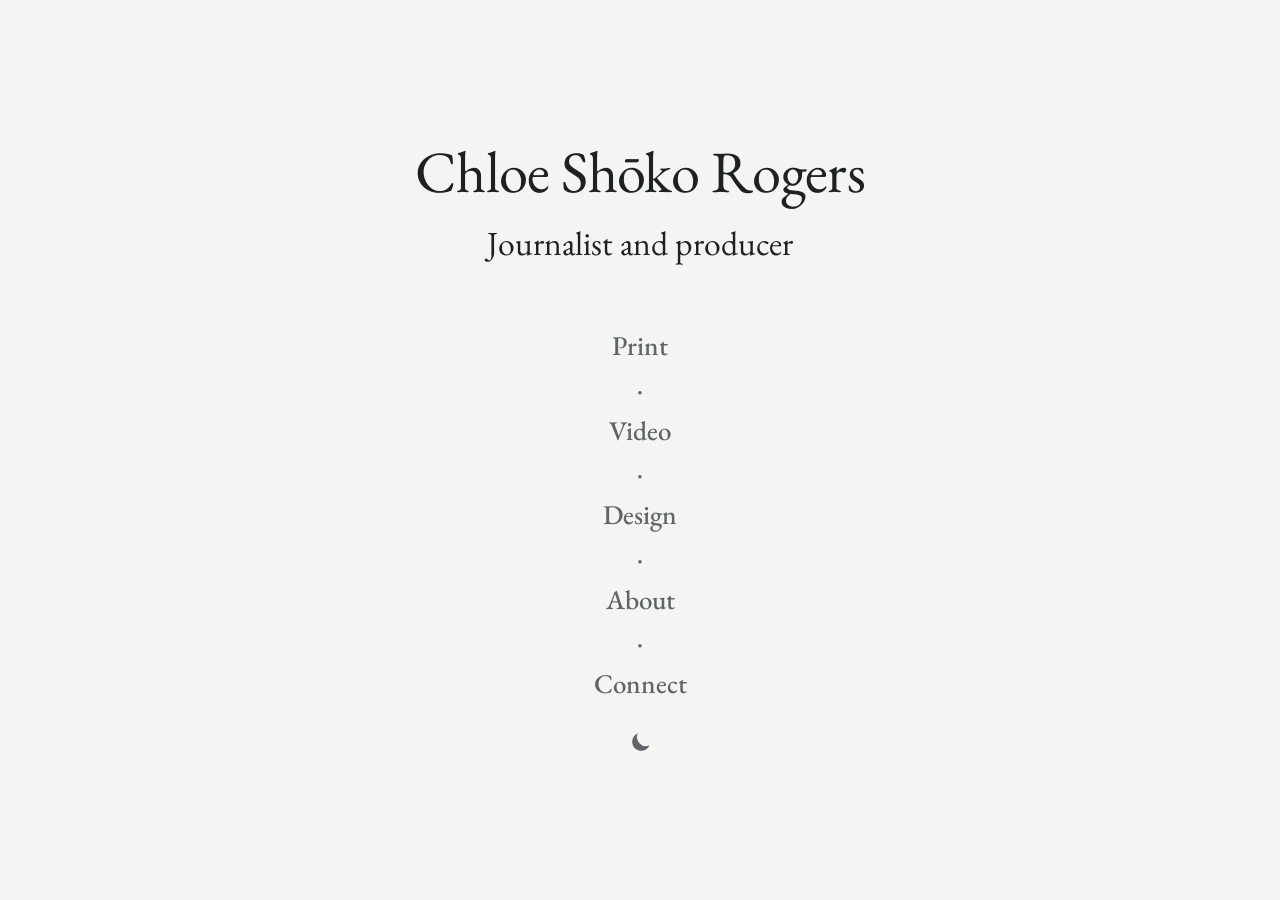
<file: index.html>
<!doctype html>
<html lang="en">
<head>
  <meta charset="utf-8">
  <meta name="viewport" content="width=device-width, initial-scale=1">
  <title>Chloe Shōko Rogers, journalist and producer</title>
  <meta name="description" content="Chloe Shōko Rogers is an NYC-based freelance journalist and producer.">
  <link rel="preconnect" href="https://fonts.googleapis.com">
  <link rel="preconnect" href="https://fonts.gstatic.com" crossorigin>
<link href="https://fonts.googleapis.com/css2?family=EB+Garamond:ital,wght@0,400;0,500;0,600;1,400;1,500&display=swap" rel="stylesheet">
<link rel="stylesheet" href="style.css">
<script src="theme.js"></script>
</head>
<body>
  <main class="home">
    <div>
      <h1>Chloe Shōko Rogers</h1>
      <p class="role">Journalist and producer</p>
    </div>

    <nav class="menu" aria-label="Main">
      <a href="/print">Print</a>
      <span class="dot" aria-hidden="true">·</span>
      <a href="/video">Video</a>
      <span class="dot" aria-hidden="true">·</span>
      <a href="/design">Design</a>
      <span class="dot" aria-hidden="true">·</span>
      <a href="/about">About</a>
      <span class="dot" aria-hidden="true">·</span>
      <a href="/connect">Connect</a>
      <button class="theme-toggle" type="button" aria-label="Switch to dark mode">
        <svg class="moon" viewBox="0 0 24 24" aria-hidden="true"><path d="M20 14.5A8 8 0 0 1 9.5 4a8 8 0 1 0 10.5 10.5z"/></svg>
        <svg class="sun" viewBox="0 0 24 24" aria-hidden="true"><circle cx="12" cy="12" r="4"/><path d="M12 2v2M12 20v2M2 12h2M20 12h2M4.9 4.9l1.4 1.4M17.7 17.7l1.4 1.4M4.9 19.1l1.4-1.4M17.7 6.3l1.4-1.4"/></svg>
      </button>
    </nav>
  </main>
</body>
</html>
</file>
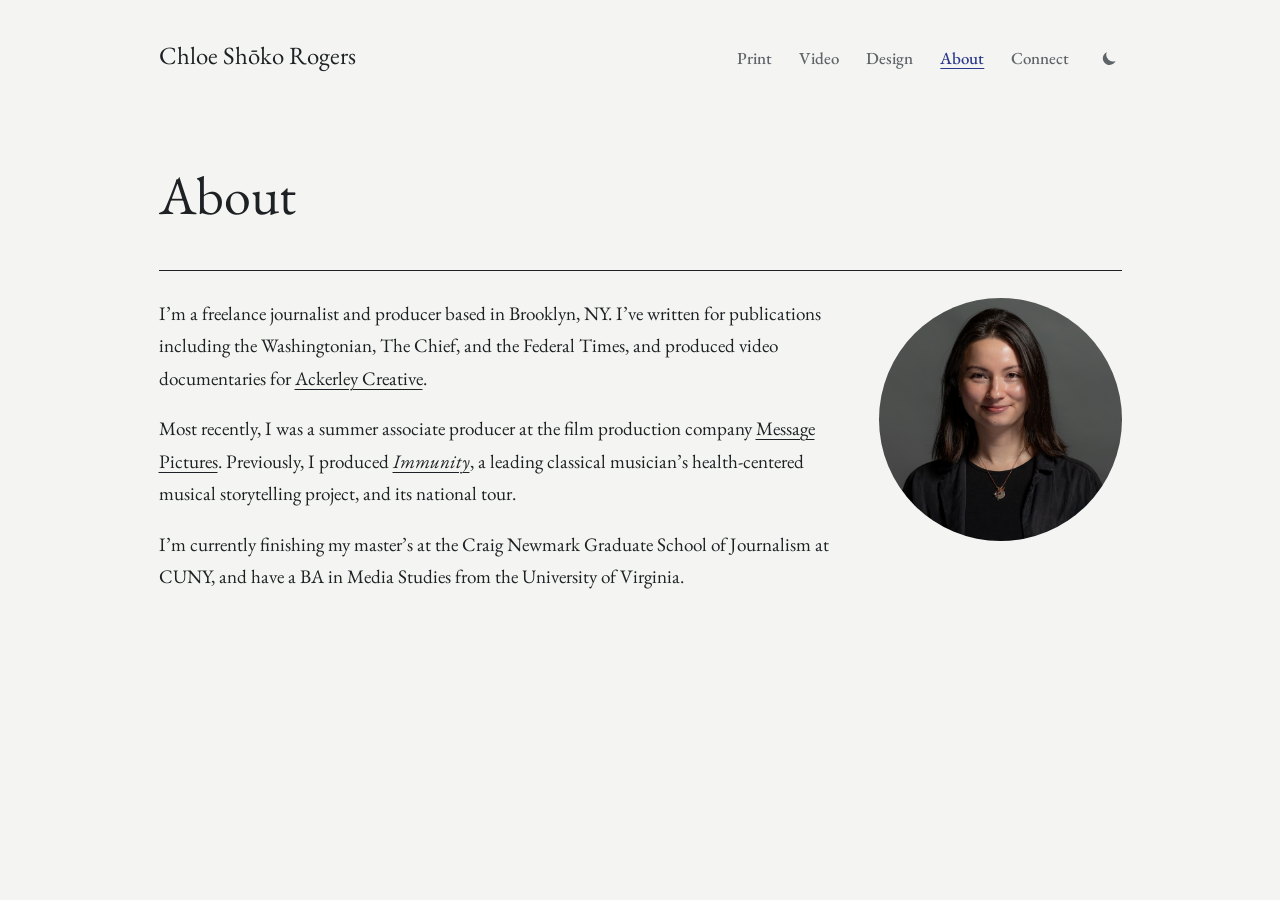
<file: about.html>
<!doctype html>
<html lang="en">
<head>
  <meta charset="utf-8">
  <meta name="viewport" content="width=device-width, initial-scale=1">
  <title>About · Chloe Shōko Rogers</title>
  <link rel="preconnect" href="https://fonts.googleapis.com">
  <link rel="preconnect" href="https://fonts.gstatic.com" crossorigin>
 <link href="https://fonts.googleapis.com/css2?family=EB+Garamond:ital,wght@0,400;0,500;0,600;1,400;1,500&display=swap" rel="stylesheet">
  <link rel="stylesheet" href="style.css">
  <script src="theme.js"></script>
</head>
<body>
  <header class="site-header">
    <a class="name" href="/">Chloe Shōko Rogers</a>
    <nav class="menu" aria-label="Main">
      <a href="/print">Print</a>
      <a href="/video">Video</a>
      <a href="/design">Design</a>
      <a href="/about" aria-current="page">About</a>
      <a href="/connect">Connect</a>
      <button class="theme-toggle" type="button" aria-label="Switch to dark mode">
        <svg class="moon" viewBox="0 0 24 24" aria-hidden="true"><path d="M20 14.5A8 8 0 0 1 9.5 4a8 8 0 1 0 10.5 10.5z"/></svg>
        <svg class="sun" viewBox="0 0 24 24" aria-hidden="true"><circle cx="12" cy="12" r="4"/><path d="M12 2v2M12 20v2M2 12h2M20 12h2M4.9 4.9l1.4 1.4M17.7 17.7l1.4 1.4M4.9 19.1l1.4-1.4M17.7 6.3l1.4-1.4"/></svg>
      </button>
    </nav>
  </header>

  <main class="page">
    <h1>About</h1>
    <div class="about">
      <img class="headshot" src="images/headshot.jpg" alt="Chloe Shōko Rogers">
      <div class="about-text">
        <p>I’m a freelance journalist and producer based in Brooklyn, NY. I’ve written for publications including the Washingtonian, The Chief, and the Federal Times, and produced video documentaries for <a href="https://ackerleycreative.com" target="_blank" rel="noopener">Ackerley Creative</a>.</p>
        <p>Most recently, I was a summer associate producer at the film production company <a href="https://messagepics.com" target="_blank" rel="noopener">Message Pictures</a>. Previously, I produced <a href="https://www.joshuaroman.com/immunity" target="_blank" rel="noopener"><i>Immunity</i></a>, a leading classical musician’s health-centered musical storytelling project, and its national tour.</p>
        <p>I’m currently finishing my master’s at the Craig Newmark Graduate School of Journalism at CUNY, and have a BA in Media Studies from the University of Virginia.</p>
      </div>
    </div>
  </main>
</body>
</html>
</file>
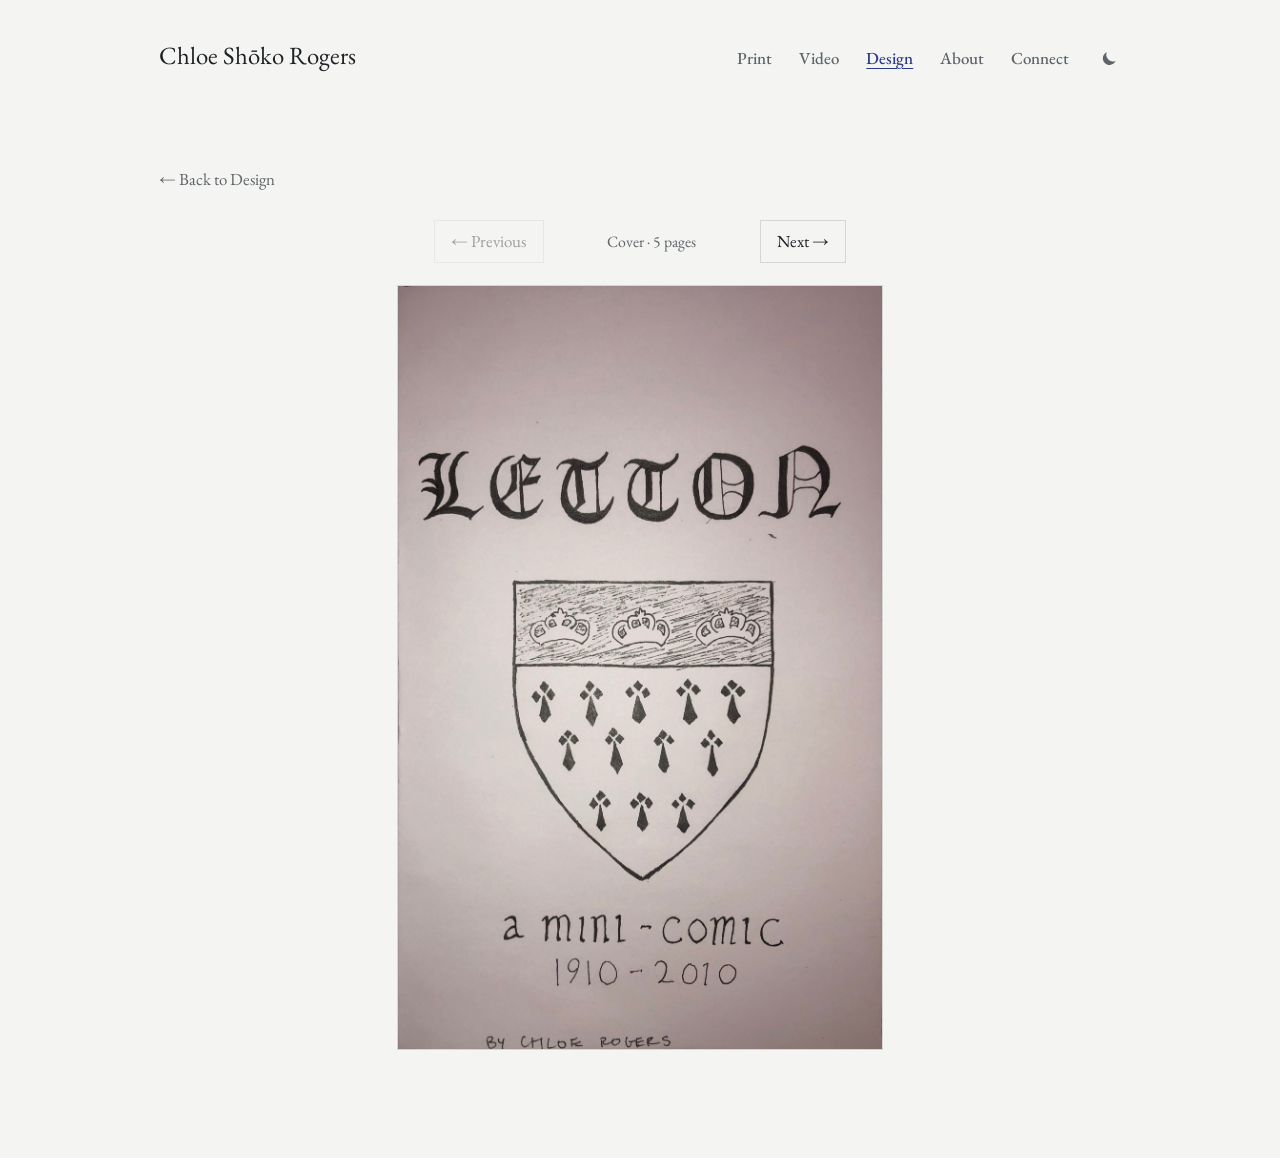
<file: comic.html>
<!doctype html>
<html lang="en">
<head>
  <meta charset="utf-8">
  <meta name="viewport" content="width=device-width, initial-scale=1">
  <title>Letton · Chloe Shōko Rogers</title>
  <link rel="preconnect" href="https://fonts.googleapis.com">
  <link rel="preconnect" href="https://fonts.gstatic.com" crossorigin>
<link href="https://fonts.googleapis.com/css2?family=EB+Garamond:ital,wght@0,400;0,500;0,600;1,400;1,500&display=swap" rel="stylesheet">
<link rel="stylesheet" href="style.css">
<script src="theme.js"></script>
</head>
<body>
  <header class="site-header">
    <a class="name" href="/">Chloe Shōko Rogers</a>
    <nav class="menu" aria-label="Main">
      <a href="/print">Print</a>
      <a href="/video">Video</a>
      <a href="/design" aria-current="page">Design</a>
      <a href="/about">About</a>
      <a href="/connect">Connect</a>
      <button class="theme-toggle" type="button" aria-label="Switch to dark mode">
        <svg class="moon" viewBox="0 0 24 24" aria-hidden="true"><path d="M20 14.5A8 8 0 0 1 9.5 4a8 8 0 1 0 10.5 10.5z"/></svg>
        <svg class="sun" viewBox="0 0 24 24" aria-hidden="true"><circle cx="12" cy="12" r="4"/><path d="M12 2v2M12 20v2M2 12h2M20 12h2M4.9 4.9l1.4 1.4M17.7 17.7l1.4 1.4M4.9 19.1l1.4-1.4M17.7 6.3l1.4-1.4"/></svg>
      </button>
    </nav>
  </header>

  <main class="page">
    <p class="back"><a href="/design#comics">← Back to Design</a></p>
    <div class="comic">
      <div class="comic-controls" hidden>
        <button type="button" class="prev" aria-label="Previous page">← Previous</button>
        <span class="count" aria-live="polite"></span>
        <button type="button" class="next" aria-label="Next page">Next →</button>
      </div>
      <!-- To add a page: copy one <li>, then change the image path and alt text. -->
      <ol class="comic-pages">
      <li><img src="images/fun-letton-01.jpg" alt="Cover: Letton, a mini-comic, 1910–2010, by Chloe Rogers"></li>
      <li><img src="images/fun-letton-02.jpg" alt="Page 1" loading="lazy"></li>
      <li><img src="images/fun-letton-03.jpg" alt="Page 2" loading="lazy"></li>
      <li><img src="images/fun-letton-04.jpg" alt="Page 3" loading="lazy"></li>
      <li><img src="images/fun-letton-05.jpg" alt="Page 4" loading="lazy"></li>
      <li><img src="images/fun-letton-06.jpg" alt="Page 5" loading="lazy"></li>
    </ol>
    </div>
  </main>
  <script src="comic.js"></script>
</body>
</html>
</file>
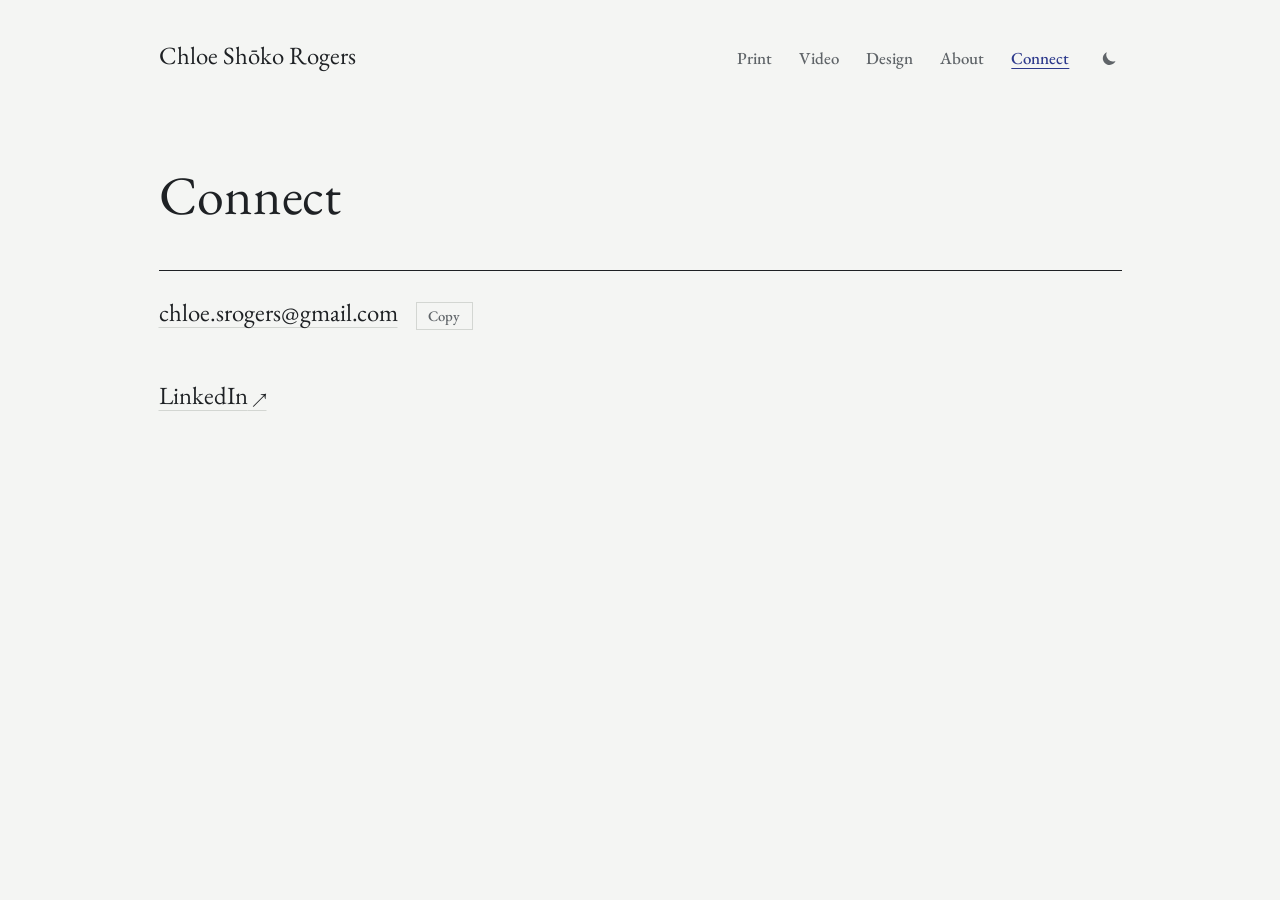
<file: connect.html>
<!doctype html>
<html lang="en">
<head>
  <meta charset="utf-8">
  <meta name="viewport" content="width=device-width, initial-scale=1">
  <title>Connect · Chloe Shōko Rogers</title>
  <link rel="preconnect" href="https://fonts.googleapis.com">
  <link rel="preconnect" href="https://fonts.gstatic.com" crossorigin>
 <link href="https://fonts.googleapis.com/css2?family=EB+Garamond:ital,wght@0,400;0,500;0,600;1,400;1,500&display=swap" rel="stylesheet">
  <link rel="stylesheet" href="style.css">
  <script src="theme.js"></script>
</head>
<body>
  <header class="site-header">
    <a class="name" href="/">Chloe Shōko Rogers</a>
    <nav class="menu" aria-label="Main">
      <a href="/print">Print</a>
      <a href="/video">Video</a>
      <a href="/design">Design</a>
      <a href="/about">About</a>
      <a href="/connect" aria-current="page">Connect</a>
      <button class="theme-toggle" type="button" aria-label="Switch to dark mode">
        <svg class="moon" viewBox="0 0 24 24" aria-hidden="true"><path d="M20 14.5A8 8 0 0 1 9.5 4a8 8 0 1 0 10.5 10.5z"/></svg>
        <svg class="sun" viewBox="0 0 24 24" aria-hidden="true"><circle cx="12" cy="12" r="4"/><path d="M12 2v2M12 20v2M2 12h2M20 12h2M4.9 4.9l1.4 1.4M17.7 17.7l1.4 1.4M4.9 19.1l1.4-1.4M17.7 6.3l1.4-1.4"/></svg>
      </button>
    </nav>
  </header>

  <main class="page">
    <h1>Connect</h1>

    <ul class="connect">
      <li>
        <a href="mailto:chloe.srogers@gmail.com">chloe.srogers@gmail.com</a>
        <button class="copy" type="button" data-copy="chloe.srogers@gmail.com" aria-label="Copy email address">Copy</button>
      </li>
      <li><a href="https://www.linkedin.com/in/chloe-shoko-rogers" target="_blank" rel="noopener">LinkedIn<span class="arrow" aria-hidden="true"> ↗</span></a></li>
    </ul>
  </main>
  <script src="connect.js"></script>
</body>
</html>
</file>
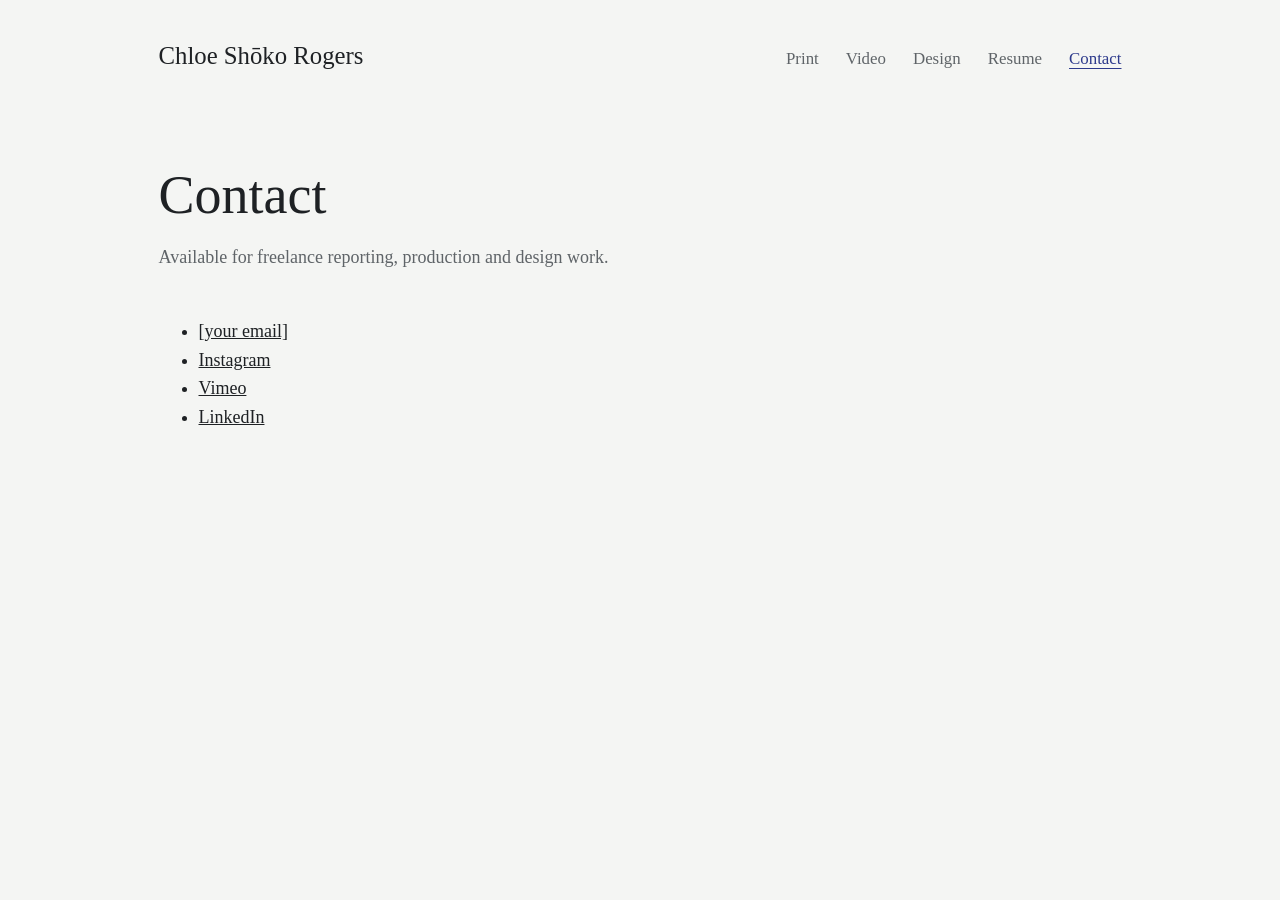
<file: contact.html>
<!doctype html>
<html lang="en">
<head>
  <meta charset="utf-8">
  <meta name="viewport" content="width=device-width, initial-scale=1">
  <title>Contact · Chloe Shōko Rogers</title>
  <link rel="preconnect" href="https://fonts.googleapis.com">
  <link rel="preconnect" href="https://fonts.gstatic.com" crossorigin>
  <link href="https://fonts.googleapis.com/css2?family=Hanken+Grotesk:wght@400;500&family=Newsreader:opsz,wght@6..72,400&display=swap" rel="stylesheet">
  <link rel="stylesheet" href="style.css">
</head>
<body>
  <header class="site-header">
    <a class="name" href="index.html">Chloe Shōko Rogers</a>
    <nav class="menu" aria-label="Main">
      <a href="print.html">Print</a>
      <a href="video.html">Video</a>
      <a href="design.html">Design</a>
      <a href="resume.pdf">Resume</a>
      <a href="contact.html" aria-current="page">Contact</a>
    </nav>
  </header>

  <main class="page">
    <h1>Contact</h1>
    <p class="intro">Available for freelance reporting, production and design work.</p>
    <ul class="contact">
      <li><a href="mailto:you@example.com">[your email]</a></li>
      <li><a href="#">Instagram</a></li>
      <li><a href="#">Vimeo</a></li>
      <li><a href="#">LinkedIn</a></li>
    </ul>
  </main>
</body>
</html>
</file>
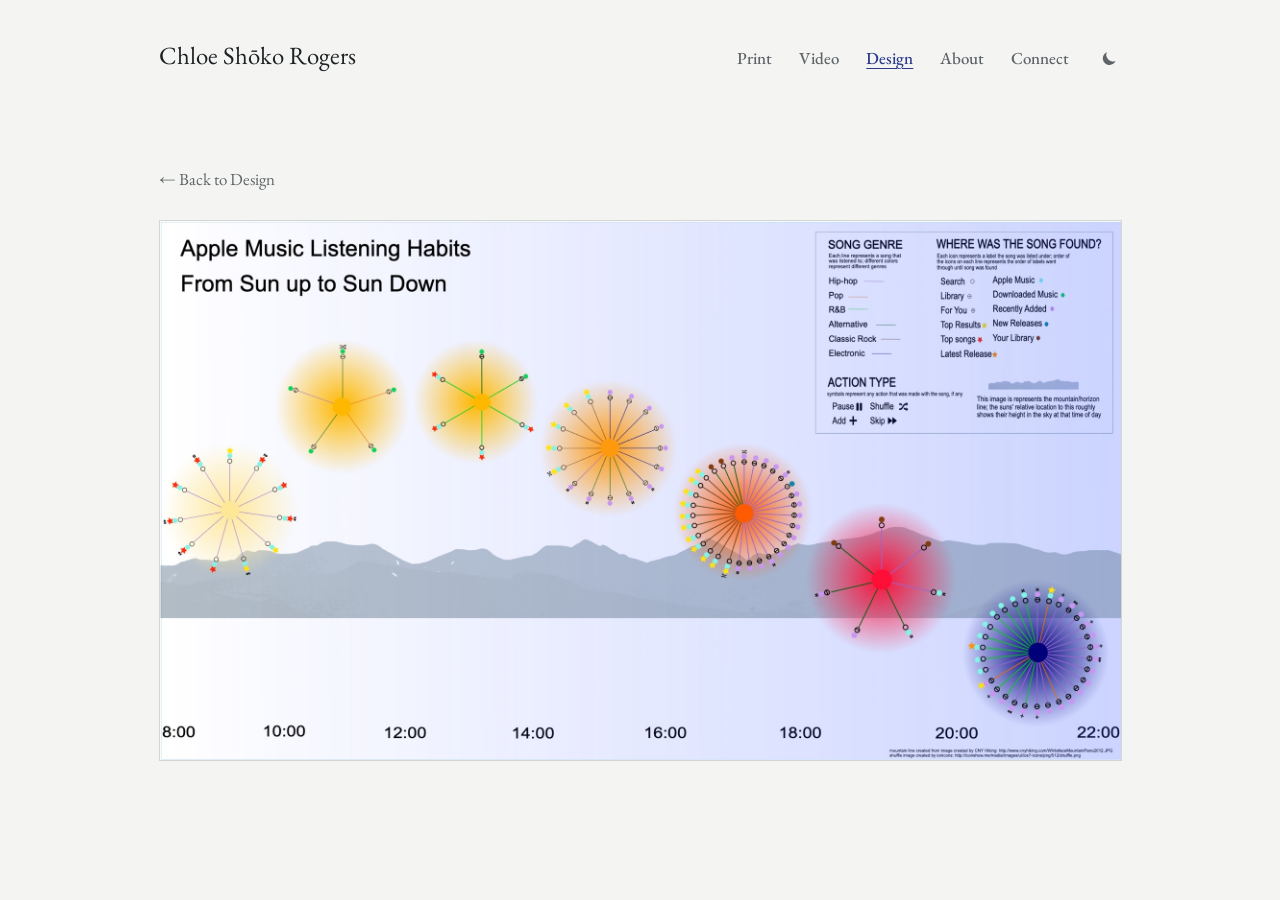
<file: data-viz.html>
<!doctype html>
<html lang="en">
<head>
  <meta charset="utf-8">
  <meta name="viewport" content="width=device-width, initial-scale=1">
  <title>Apple Music Listening Habits · Chloe Shōko Rogers</title>
  <link rel="preconnect" href="https://fonts.googleapis.com">
  <link rel="preconnect" href="https://fonts.gstatic.com" crossorigin>
<link href="https://fonts.googleapis.com/css2?family=EB+Garamond:ital,wght@0,400;0,500;0,600;1,400;1,500&display=swap" rel="stylesheet">
<link rel="stylesheet" href="style.css">
<script src="theme.js"></script>
</head>
<body>
  <header class="site-header">
    <a class="name" href="/">Chloe Shōko Rogers</a>
    <nav class="menu" aria-label="Main">
      <a href="/print">Print</a>
      <a href="/video">Video</a>
      <a href="/design" aria-current="page">Design</a>
      <a href="/about">About</a>
      <a href="/connect">Connect</a>
      <button class="theme-toggle" type="button" aria-label="Switch to dark mode">
        <svg class="moon" viewBox="0 0 24 24" aria-hidden="true"><path d="M20 14.5A8 8 0 0 1 9.5 4a8 8 0 1 0 10.5 10.5z"/></svg>
        <svg class="sun" viewBox="0 0 24 24" aria-hidden="true"><circle cx="12" cy="12" r="4"/><path d="M12 2v2M12 20v2M2 12h2M20 12h2M4.9 4.9l1.4 1.4M17.7 17.7l1.4 1.4M4.9 19.1l1.4-1.4M17.7 6.3l1.4-1.4"/></svg>
      </button>
    </nav>
  </header>

  <main class="page">
    <p class="back"><a href="/design">← Back to Design</a></p>
    <figure class="piece piece-wide">
      <img src="images/design-apple-music.jpg" alt="Apple Music listening habits from sunup to sundown, drawn as a sun for each part of the day, with lines for songs colored by genre">
    </figure>
  </main>
</body>
</html>
</file>
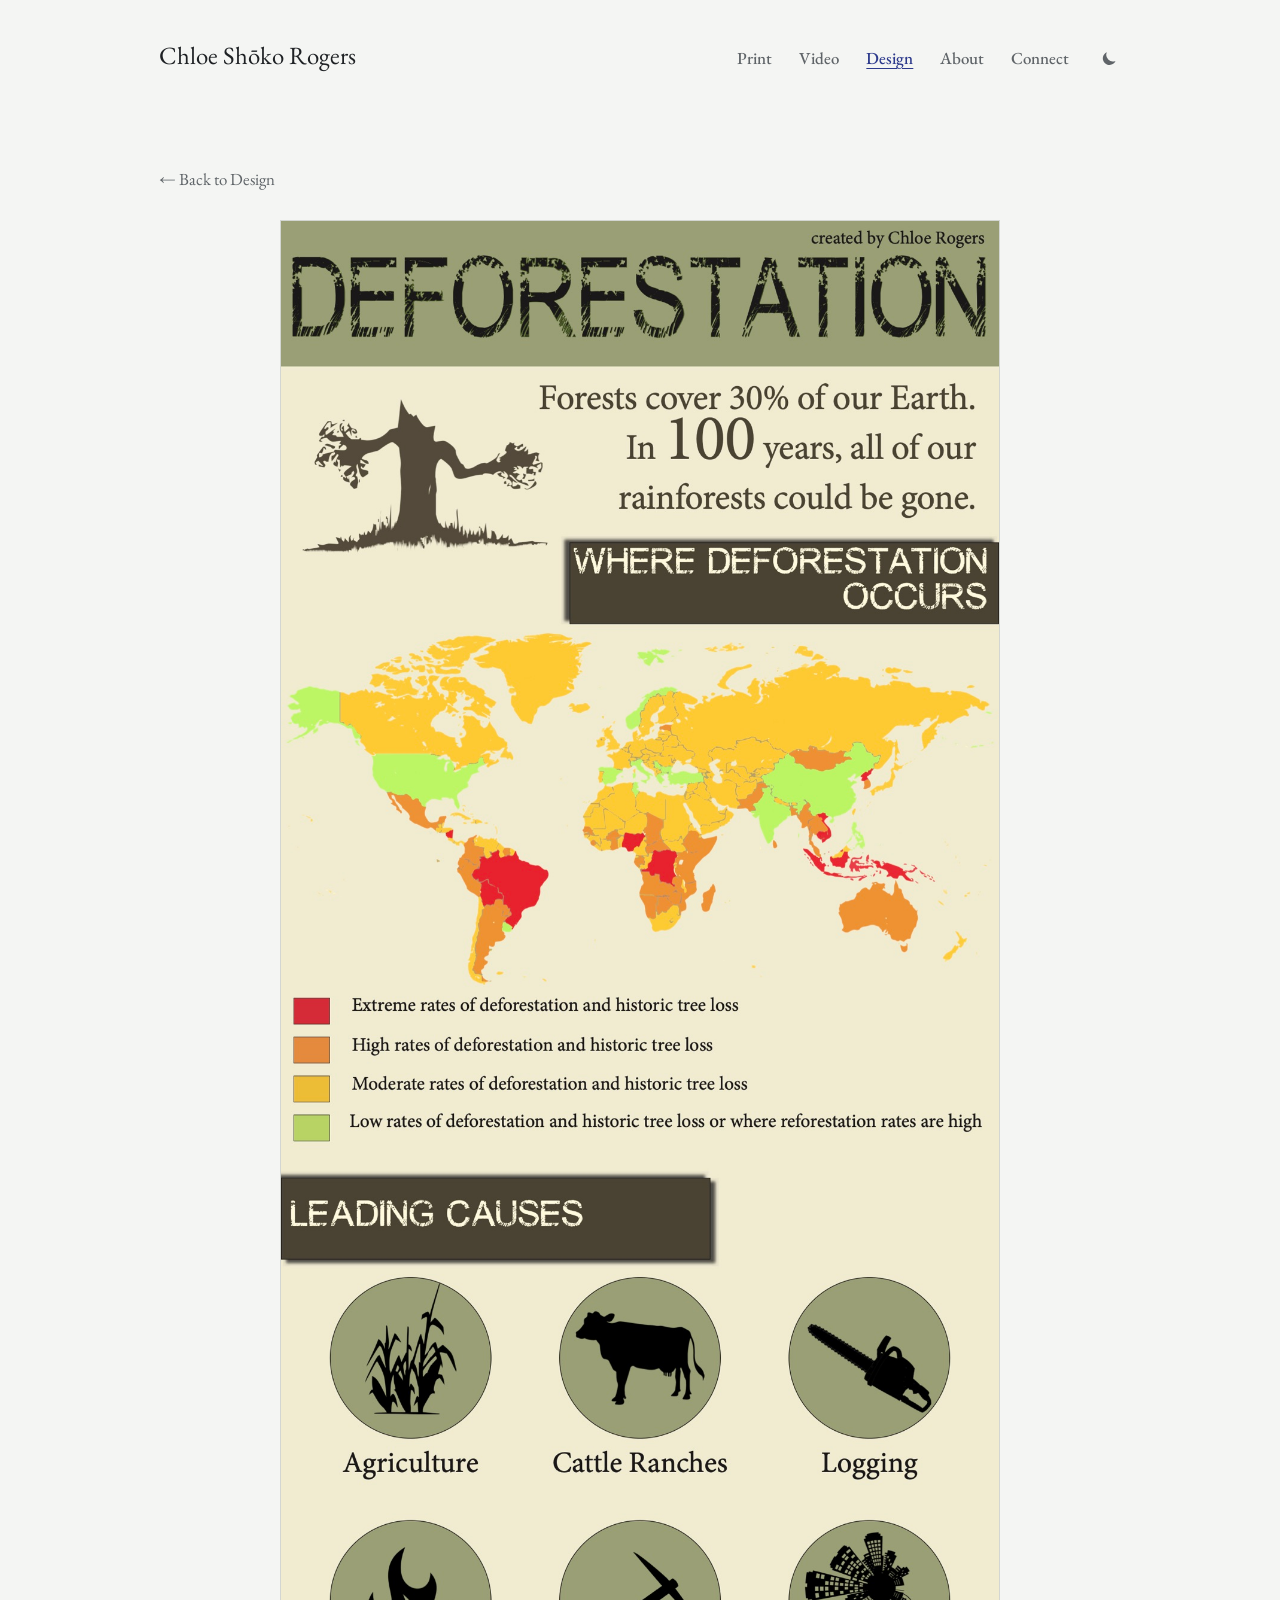
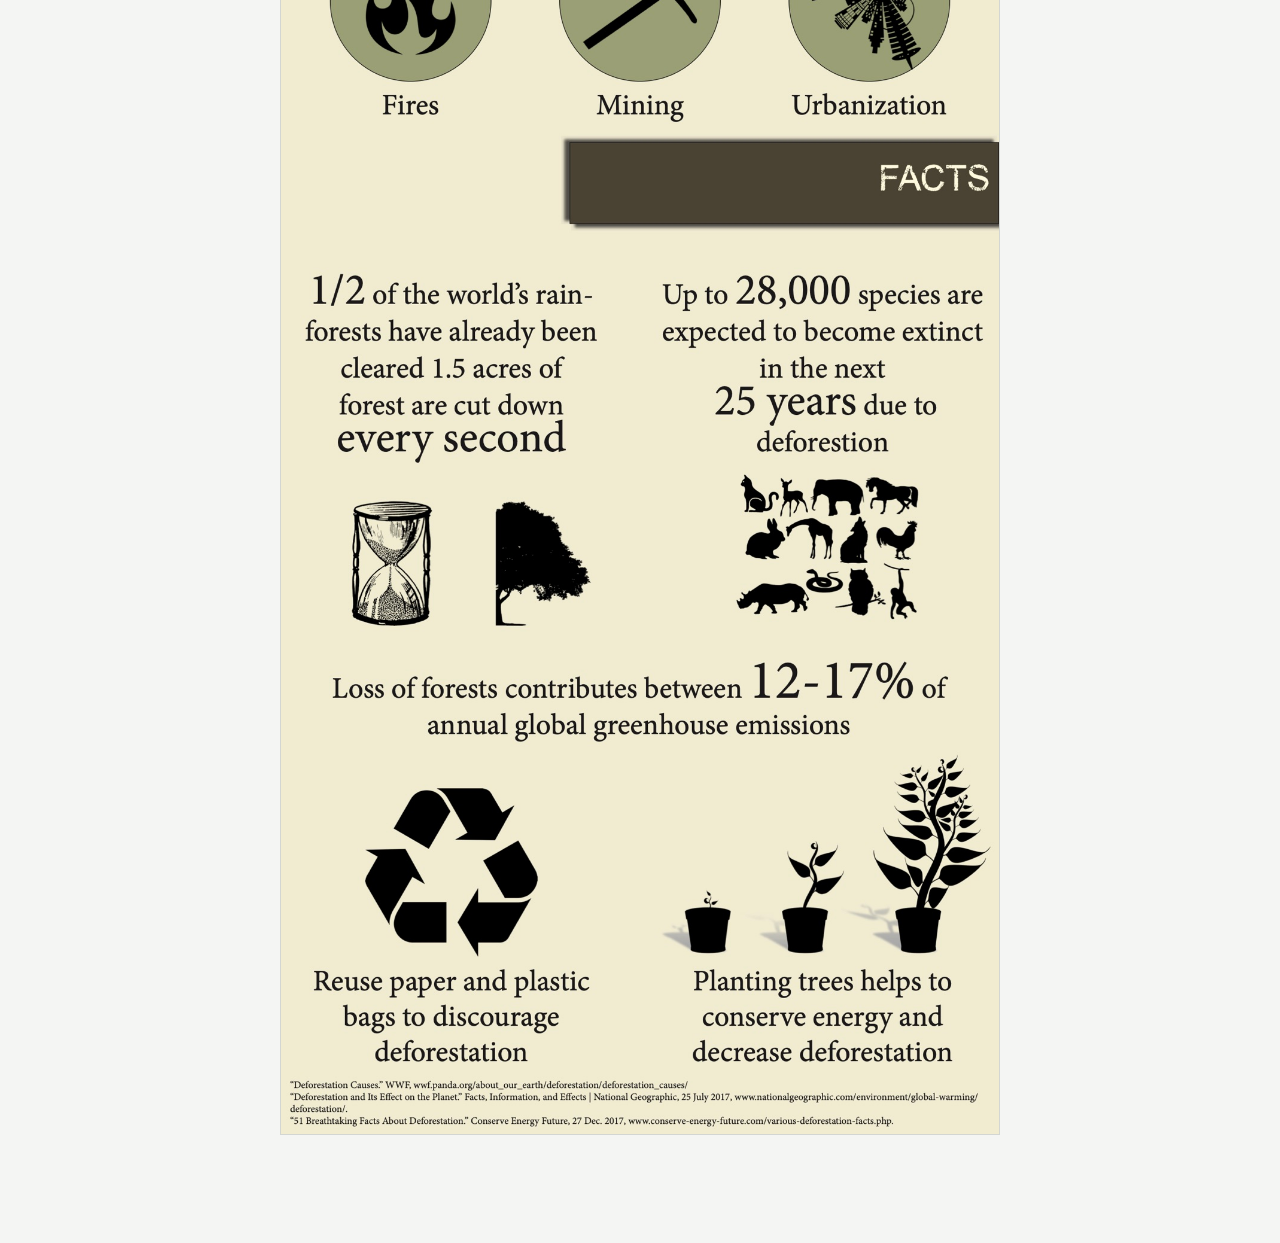
<file: deforestation.html>
<!doctype html>
<html lang="en">
<head>
  <meta charset="utf-8">
  <meta name="viewport" content="width=device-width, initial-scale=1">
  <title>Deforestation · Chloe Shōko Rogers</title>
  <link rel="preconnect" href="https://fonts.googleapis.com">
  <link rel="preconnect" href="https://fonts.gstatic.com" crossorigin>
<link href="https://fonts.googleapis.com/css2?family=EB+Garamond:ital,wght@0,400;0,500;0,600;1,400;1,500&display=swap" rel="stylesheet">
<link rel="stylesheet" href="style.css">
<script src="theme.js"></script>
</head>
<body>
  <header class="site-header">
    <a class="name" href="/">Chloe Shōko Rogers</a>
    <nav class="menu" aria-label="Main">
      <a href="/print">Print</a>
      <a href="/video">Video</a>
      <a href="/design" aria-current="page">Design</a>
      <a href="/about">About</a>
      <a href="/connect">Connect</a>
      <button class="theme-toggle" type="button" aria-label="Switch to dark mode">
        <svg class="moon" viewBox="0 0 24 24" aria-hidden="true"><path d="M20 14.5A8 8 0 0 1 9.5 4a8 8 0 1 0 10.5 10.5z"/></svg>
        <svg class="sun" viewBox="0 0 24 24" aria-hidden="true"><circle cx="12" cy="12" r="4"/><path d="M12 2v2M12 20v2M2 12h2M20 12h2M4.9 4.9l1.4 1.4M17.7 17.7l1.4 1.4M4.9 19.1l1.4-1.4M17.7 6.3l1.4-1.4"/></svg>
      </button>
    </nav>
  </header>

  <main class="page">
    <p class="back"><a href="/design">← Back to Design</a></p>
    <figure class="piece piece-long">
      <img src="images/design-deforestation-full.jpg" alt="Deforestation infographic: where deforestation occurs, its leading causes, key facts and what readers can do">
    </figure>
  </main>
</body>
</html>
</file>
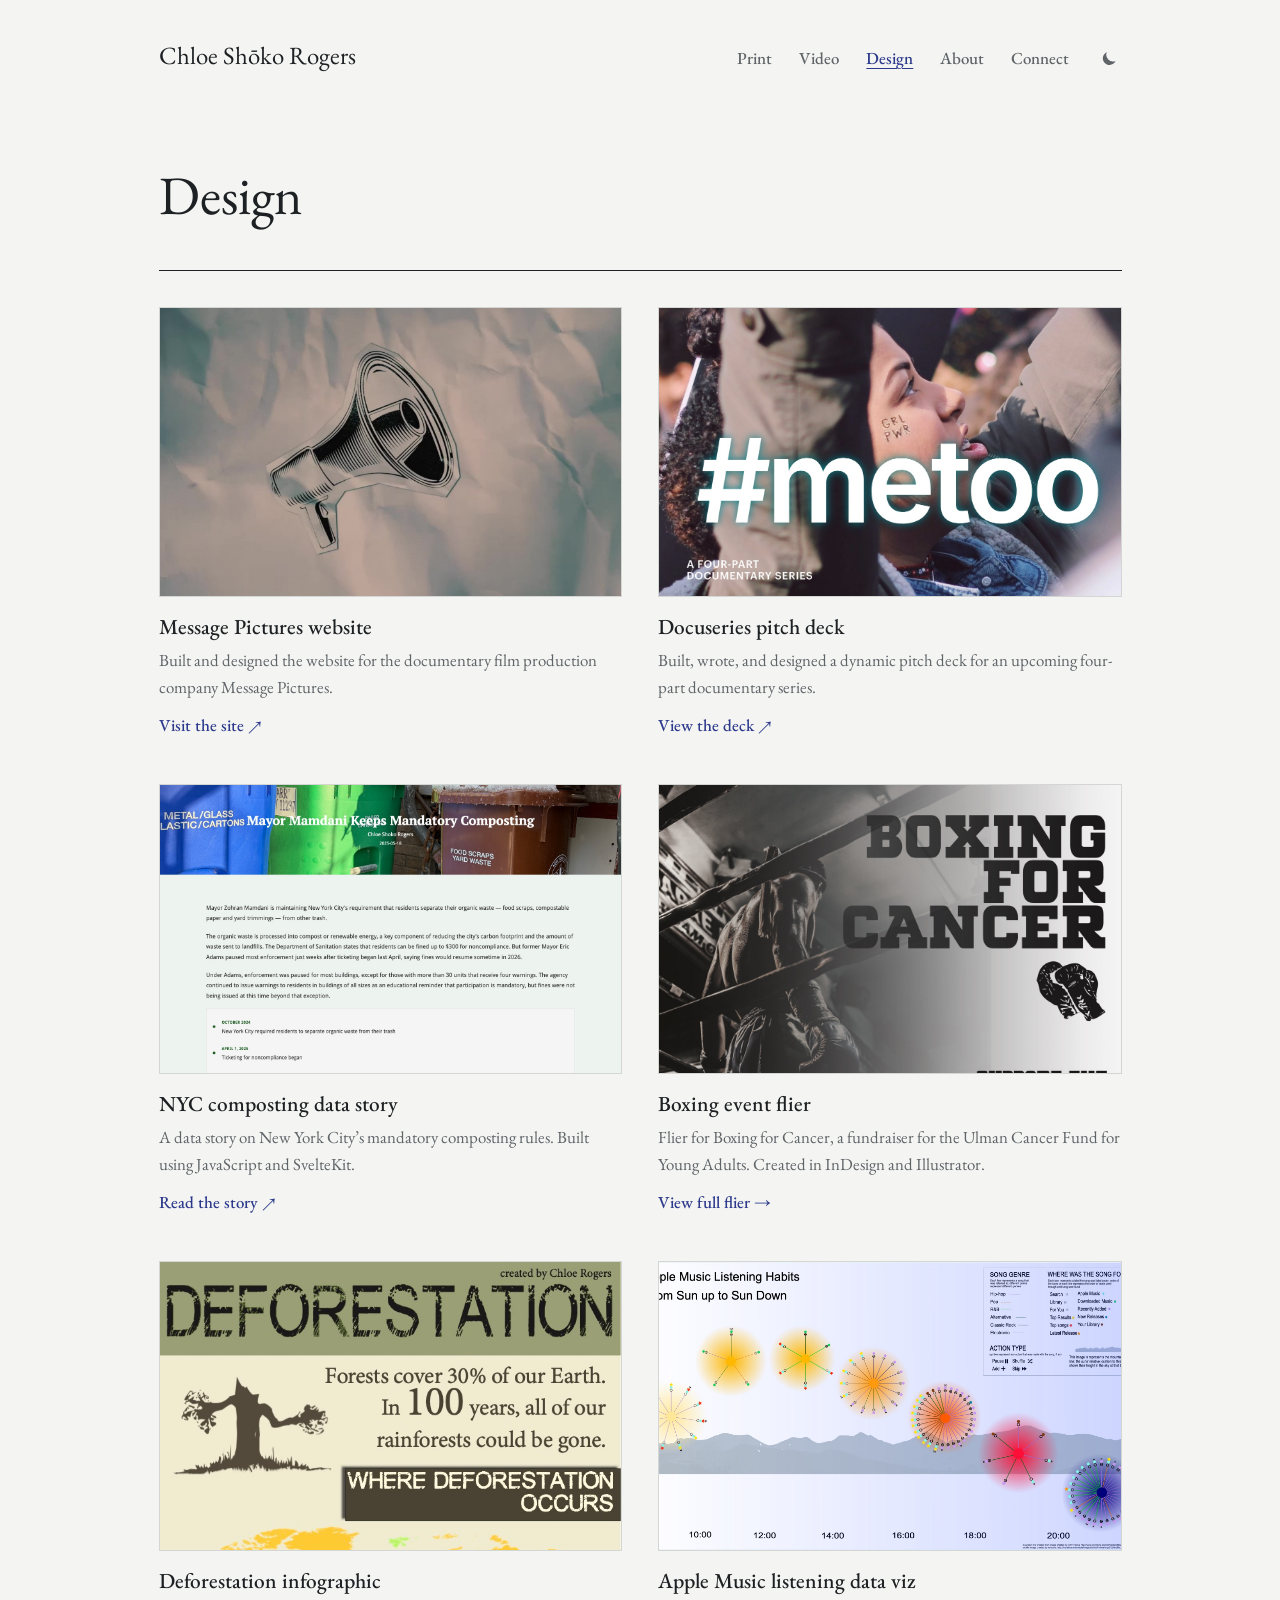
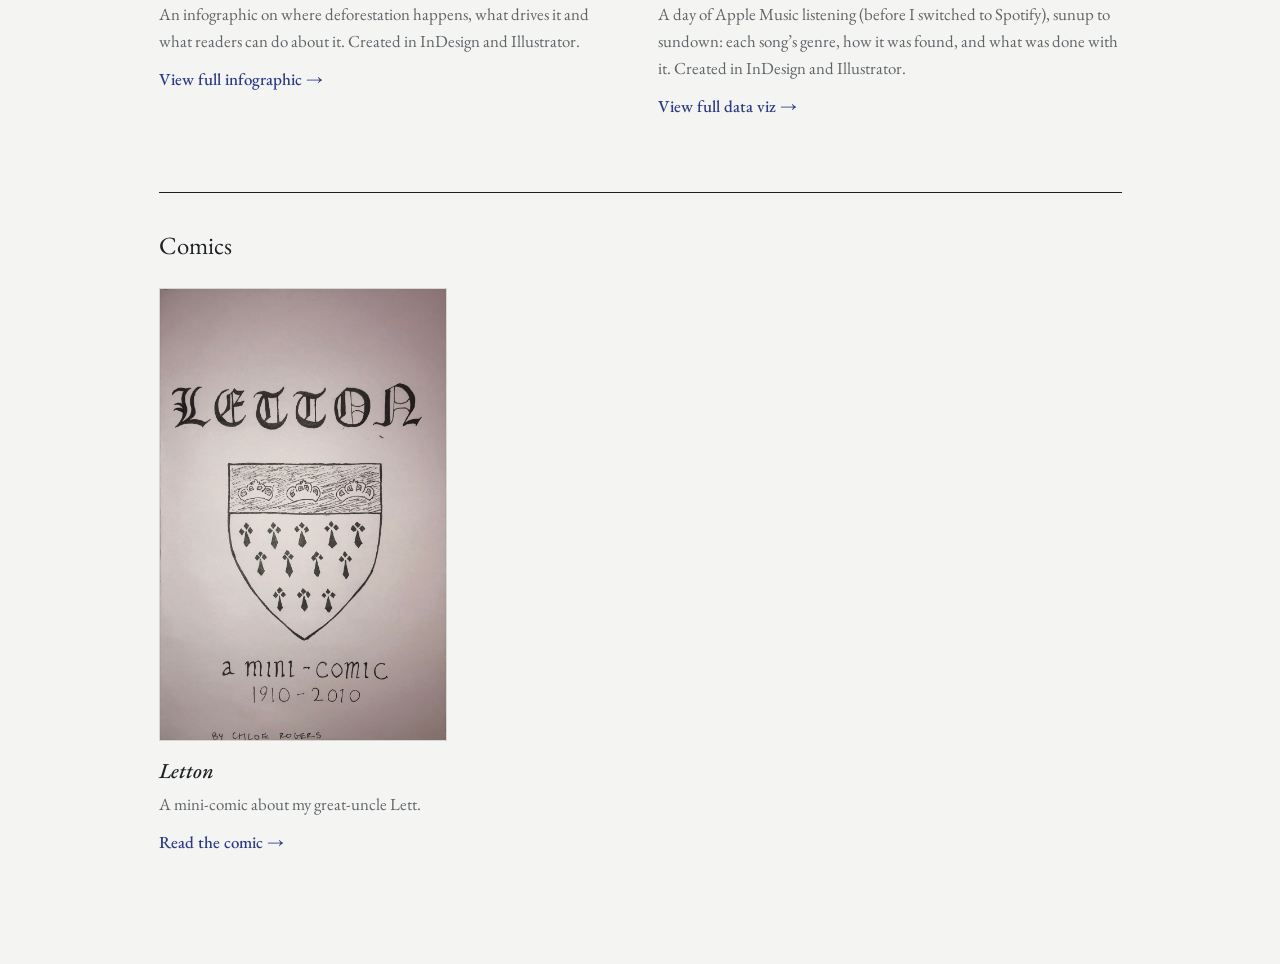
<file: design.html>
<!doctype html>
<html lang="en">
<head>
  <meta charset="utf-8">
  <meta name="viewport" content="width=device-width, initial-scale=1">
  <title>Design · Chloe Shōko Rogers</title>
  <link rel="preconnect" href="https://fonts.googleapis.com">
  <link rel="preconnect" href="https://fonts.gstatic.com" crossorigin>
<link href="https://fonts.googleapis.com/css2?family=EB+Garamond:ital,wght@0,400;0,500;0,600;1,400;1,500&display=swap" rel="stylesheet">
<link rel="stylesheet" href="style.css">
<script src="theme.js"></script>
</head>
<body>
  <header class="site-header">
    <a class="name" href="/">Chloe Shōko Rogers</a>
    <nav class="menu" aria-label="Main">
      <a href="/print">Print</a>
      <a href="/video">Video</a>
      <a href="/design" aria-current="page">Design</a>
      <a href="/about">About</a>
      <a href="/connect">Connect</a>
      <button class="theme-toggle" type="button" aria-label="Switch to dark mode">
        <svg class="moon" viewBox="0 0 24 24" aria-hidden="true"><path d="M20 14.5A8 8 0 0 1 9.5 4a8 8 0 1 0 10.5 10.5z"/></svg>
        <svg class="sun" viewBox="0 0 24 24" aria-hidden="true"><circle cx="12" cy="12" r="4"/><path d="M12 2v2M12 20v2M2 12h2M20 12h2M4.9 4.9l1.4 1.4M17.7 17.7l1.4 1.4M4.9 19.1l1.4-1.4M17.7 6.3l1.4-1.4"/></svg>
      </button>
    </nav>
  </header>

  <main class="page">
    <h1>Design</h1>
    <!-- To add a piece: copy one <li>, then change the link, image, title and caption. -->
    <ul class="gallery">
      <li>
        <a href="https://messagepics.com" target="_blank" rel="noopener">
          <img src="images/design-message-pictures.jpg" alt="Opening animation of the Message Pictures website: a cut-out megaphone on crumpled paper">
          <span class="title">Message Pictures website</span>
          <span class="caption">Built and designed the website for the documentary film production company Message Pictures.</span>
          <span class="more">Visit the site ↗</span>
        </a>
      </li>
      <li>
        <a href="https://readymag.website/u2559114793/6405582/" target="_blank" rel="noopener">
          <img src="images/design-metoo-deck.jpg" alt="Title page of the #MeToo pitch deck">
          <span class="title">Docuseries pitch deck</span>
          <span class="caption">Built, wrote, and designed a dynamic pitch deck for an upcoming four-part documentary series.</span>
          <span class="more">View the deck ↗</span>
        </a>
      </li>
      <li>
        <a href="https://chloeshoko.github.io/final-final-project/" target="_blank" rel="noopener">
          <img src="images/design-composting-story.jpg" alt="Opening of the NYC composting data story">
          <span class="title">NYC composting data story</span>
          <span class="caption">A data story on New York City’s mandatory composting rules. Built using JavaScript and SvelteKit.</span>
          <span class="more">Read the story ↗</span>
        </a>
      </li>
      <li>
        <a href="/flier">
          <img src="images/design-boxing-flier.jpg" alt="Boxing for Cancer event flier">
          <span class="title">Boxing event flier</span>
          <span class="caption">Flier for Boxing for Cancer, a fundraiser for the Ulman Cancer Fund for Young Adults. Created in InDesign and Illustrator.</span>
          <span class="more">View full flier →</span>
        </a>
      </li>
      <li>
        <a href="/deforestation">
          <img src="images/design-deforestation.jpg" alt="Top of the deforestation infographic">
          <span class="title">Deforestation infographic</span>
          <span class="caption">An infographic on where deforestation happens, what drives it and what readers can do about it. Created in InDesign and Illustrator.</span>
          <span class="more">View full infographic →</span>
        </a>
      </li>
      <li>
        <a href="/data-viz">
          <img src="images/design-apple-music.jpg" alt="Apple Music listening habits data visualization">
          <span class="title">Apple Music listening data viz</span>
          <span class="caption">A day of Apple Music listening (before I switched to Spotify), sunup to sundown: each song’s genre, how it was found, and what was done with it. Created in InDesign and Illustrator.</span>
          <span class="more">View full data viz →</span>
        </a>
      </li>
    </ul>

    <section class="fun">
      <h2 id="comics">Comics</h2>
      <a class="fun-card" href="/comic">
        <img src="images/fun-letton-01.jpg" alt="Cover of Letton, a mini-comic" loading="lazy">
        <span class="title">Letton</span>
        <span class="caption">A mini-comic about my great-uncle Lett. </span>
        <span class="more">Read the comic →</span>
      </a>
    </section>
  </main>
</body>
</html>
</file>
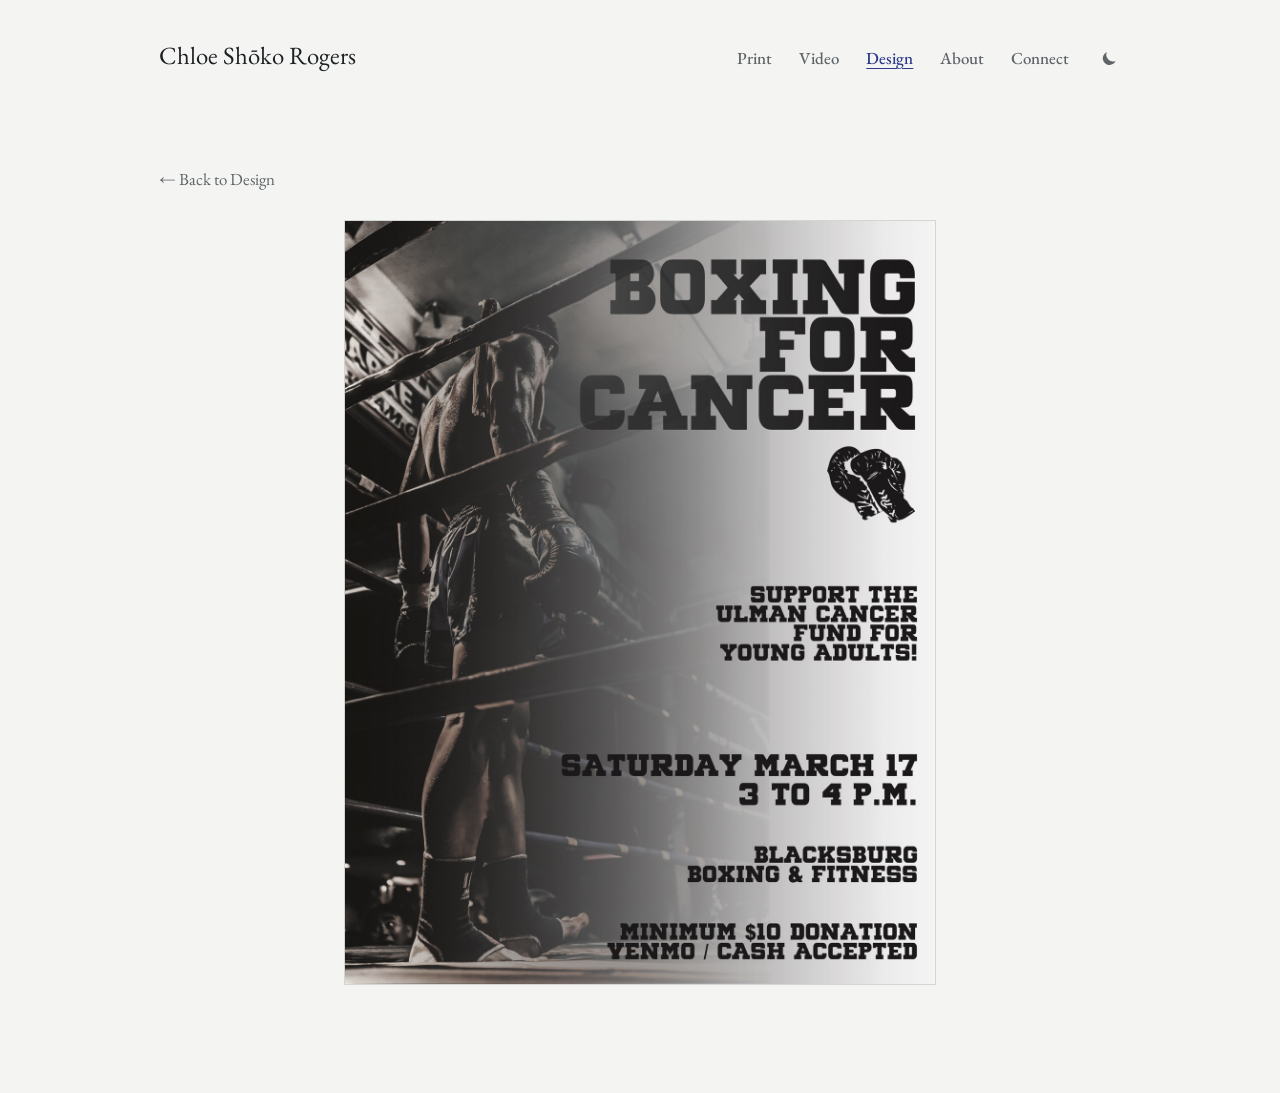
<file: flier.html>
<!doctype html>
<html lang="en">
<head>
  <meta charset="utf-8">
  <meta name="viewport" content="width=device-width, initial-scale=1">
  <title>Boxing for Cancer · Chloe Shōko Rogers</title>
  <link rel="preconnect" href="https://fonts.googleapis.com">
  <link rel="preconnect" href="https://fonts.gstatic.com" crossorigin>
<link href="https://fonts.googleapis.com/css2?family=EB+Garamond:ital,wght@0,400;0,500;0,600;1,400;1,500&display=swap" rel="stylesheet">
<link rel="stylesheet" href="style.css">
<script src="theme.js"></script>
</head>
<body>
  <header class="site-header">
    <a class="name" href="/">Chloe Shōko Rogers</a>
    <nav class="menu" aria-label="Main">
      <a href="/print">Print</a>
      <a href="/video">Video</a>
      <a href="/design" aria-current="page">Design</a>
      <a href="/about">About</a>
      <a href="/connect">Connect</a>
      <button class="theme-toggle" type="button" aria-label="Switch to dark mode">
        <svg class="moon" viewBox="0 0 24 24" aria-hidden="true"><path d="M20 14.5A8 8 0 0 1 9.5 4a8 8 0 1 0 10.5 10.5z"/></svg>
        <svg class="sun" viewBox="0 0 24 24" aria-hidden="true"><circle cx="12" cy="12" r="4"/><path d="M12 2v2M12 20v2M2 12h2M20 12h2M4.9 4.9l1.4 1.4M17.7 17.7l1.4 1.4M4.9 19.1l1.4-1.4M17.7 6.3l1.4-1.4"/></svg>
      </button>
    </nav>
  </header>

  <main class="page">
    <p class="back"><a href="/design">← Back to Design</a></p>
    <figure class="piece piece-tall">
      <img src="images/design-boxing-flier.jpg" alt="Boxing for Cancer event flier: Saturday, March 17, 3 to 4 p.m., at Blacksburg Boxing & Fitness, supporting the Ulman Cancer Fund for Young Adults">
    </figure>
  </main>
</body>
</html>
</file>
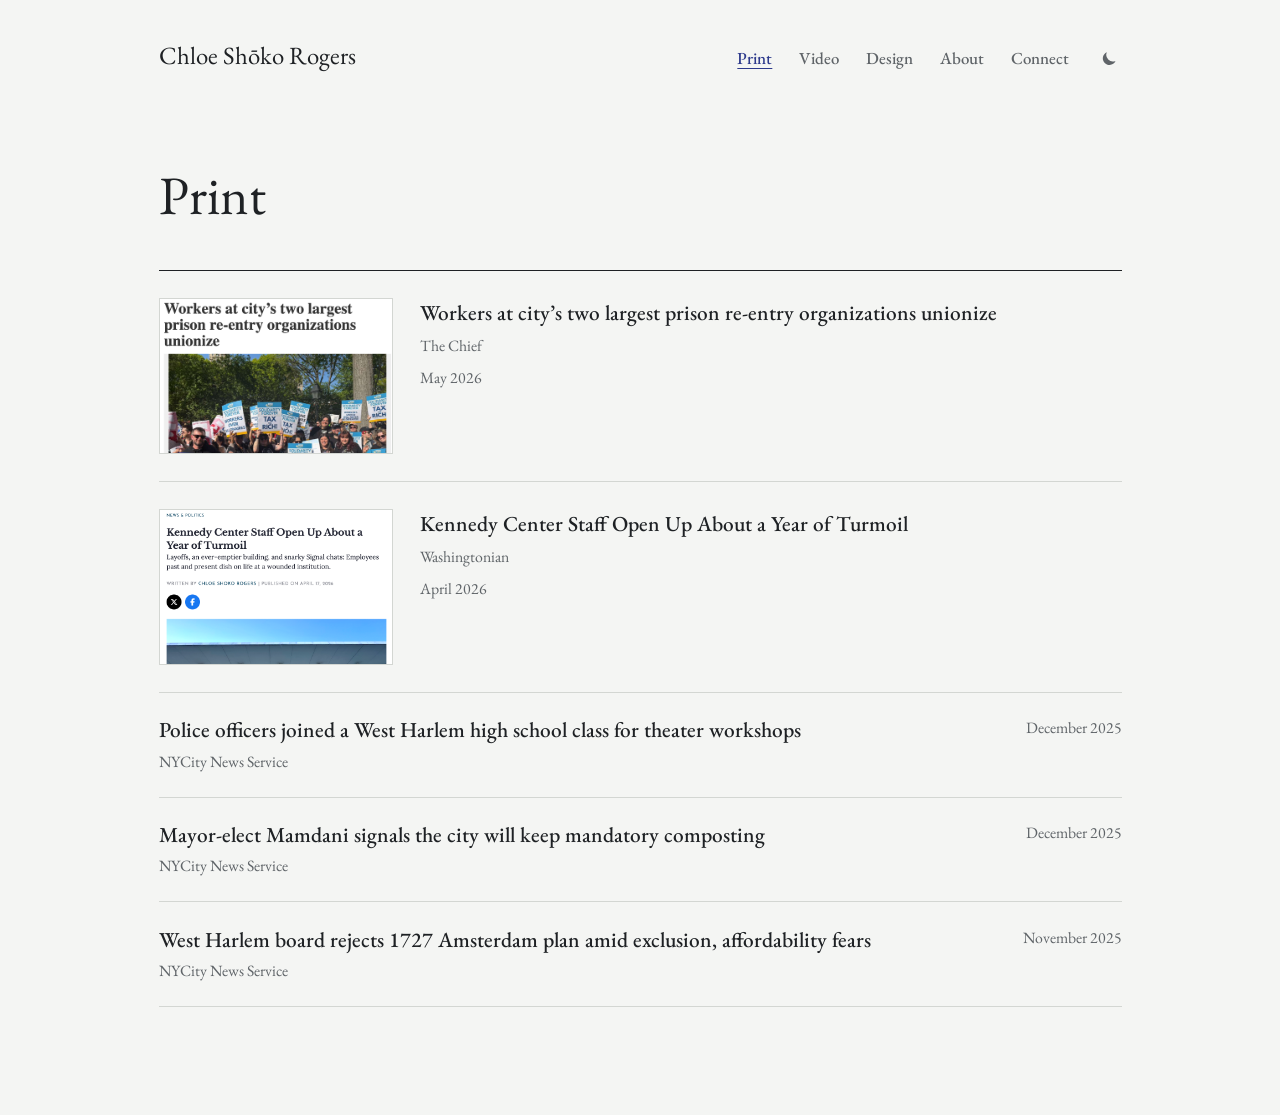
<file: print.html>
<!doctype html>
<html lang="en">
<head>
  <meta charset="utf-8">
  <meta name="viewport" content="width=device-width, initial-scale=1">
  <title>Print · Chloe Shōko Rogers</title>
  <link rel="preconnect" href="https://fonts.googleapis.com">
  <link rel="preconnect" href="https://fonts.gstatic.com" crossorigin>
 <link href="https://fonts.googleapis.com/css2?family=EB+Garamond:ital,wght@0,400;0,500;0,600;1,400;1,500&display=swap" rel="stylesheet">
  <link rel="stylesheet" href="style.css">
  <script src="theme.js"></script>
</head>
<body>
  <header class="site-header">
    <a class="name" href="/">Chloe Shōko Rogers</a>
    <nav class="menu" aria-label="Main">
      <a href="/print" aria-current="page">Print</a>
      <a href="/video">Video</a>
      <a href="/design">Design</a>
      <a href="/about">About</a>
      <a href="/connect">Connect</a>
      <button class="theme-toggle" type="button" aria-label="Switch to dark mode">
        <svg class="moon" viewBox="0 0 24 24" aria-hidden="true"><path d="M20 14.5A8 8 0 0 1 9.5 4a8 8 0 1 0 10.5 10.5z"/></svg>
        <svg class="sun" viewBox="0 0 24 24" aria-hidden="true"><circle cx="12" cy="12" r="4"/><path d="M12 2v2M12 20v2M2 12h2M20 12h2M4.9 4.9l1.4 1.4M17.7 17.7l1.4 1.4M4.9 19.1l1.4-1.4M17.7 6.3l1.4-1.4"/></svg>
      </button>
    </nav>
  </header>

  <main class="page">
    <h1>Print</h1>
    <!-- To add a story: copy one <li>, then change the link, image, title, outlet and date. -->
    <ul class="work with-images">
      <li>
        <a href="https://thechiefleader.com/stories/workers-at-citys-two-largest-prison-re-entry-organizations-unionize,56523" target="_blank" rel="noopener">
          <img src="images/chief-reentry-union.png" alt="Headline in The Chief: Workers at city's two largest prison re-entry organizations unionize">
          <span class="text">
            <span class="title">Workers at city’s two largest prison re-entry organizations unionize</span>
            <span class="outlet">The Chief</span>
            <span class="year">May 2026</span>
          </span>
        </a>
      </li>
      <li>
        <a href="https://washingtonian.com/2026/04/17/kennedy-center-staff-year-of-turmoil-trump/" target="_blank" rel="noopener">
          <img src="images/washingtonian-kennedy-center.png" alt="Headline in Washingtonian: Kennedy Center Staff Open Up About a Year of Turmoil">
          <span class="text">
            <span class="title">Kennedy Center Staff Open Up About a Year of Turmoil</span>
            <span class="outlet">Washingtonian</span>
            <span class="year">April 2026</span>
          </span>
        </a>
      </li>
    </ul>
    <!-- Stories without images: copy one <li>, then change the link, title, outlet and date. -->
    <ul class="work">
      <li>
        <a href="https://www.nycitynewsservice.com/2025/12/19/police-officers-joined-a-west-harlem-high-school-class-for-theater-workshops/" target="_blank" rel="noopener">
          <span class="title">Police officers joined a West Harlem high school class for theater workshops</span>
          <span class="year">December 2025</span>
          <span class="outlet">NYCity News Service</span>
        </a>
      </li>
      <li>
        <a href="https://www.nycitynewsservice.com/2025/12/18/mayor-elect-mamdani-signals-the-city-will-keep-mandatory-composting/" target="_blank" rel="noopener">
          <span class="title">Mayor-elect Mamdani signals the city will keep mandatory composting</span>
          <span class="year">December 2025</span>
          <span class="outlet">NYCity News Service</span>
        </a>
      </li>
      <li>
        <a href="https://www.nycitynewsservice.com/2025/11/25/west-harlem-board-rejects-1727-amsterdam-plan-amid-exclusion-affordability-fears/" target="_blank" rel="noopener">
          <span class="title">West Harlem board rejects 1727 Amsterdam plan amid exclusion, affordability fears</span>
          <span class="year">November 2025</span>
          <span class="outlet">NYCity News Service</span>
        </a>
      </li>
    </ul>
  </main>
</body>
</html>
</file>
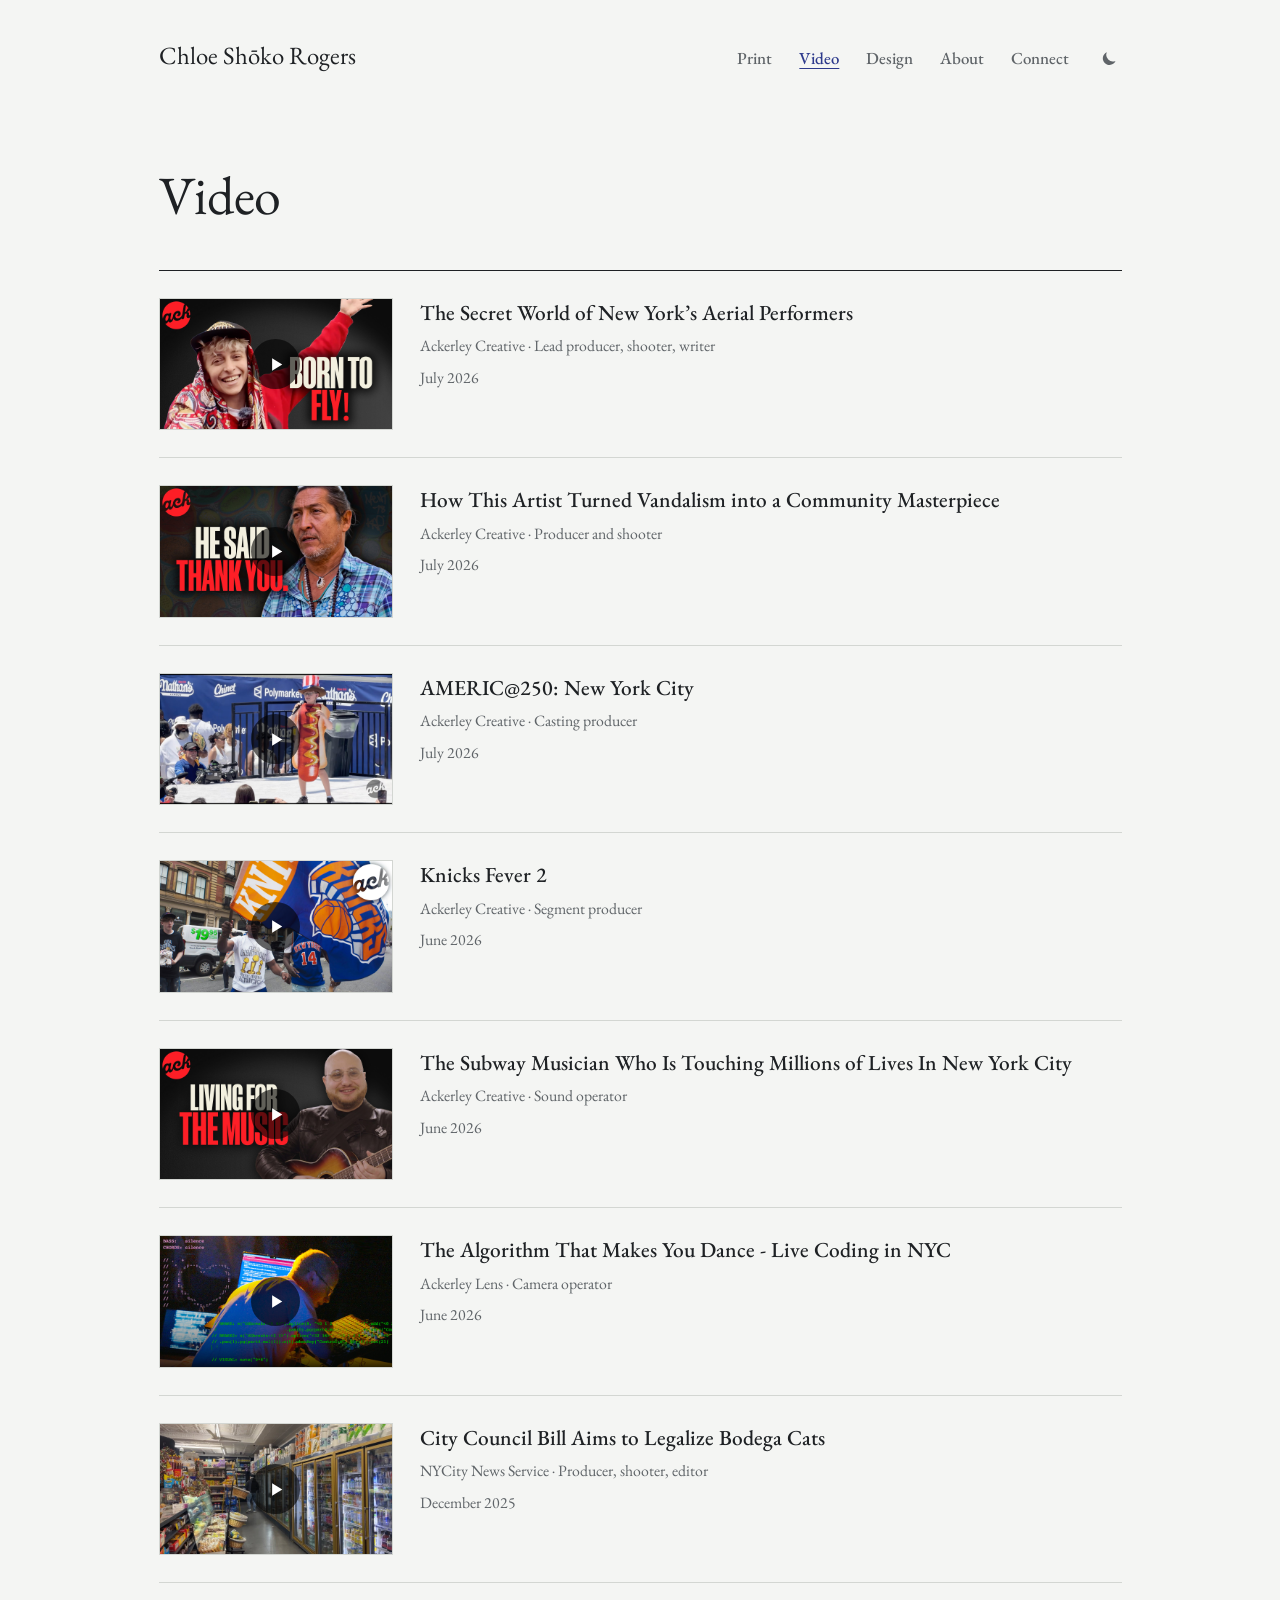
<file: video.html>
<!doctype html>
<html lang="en">
<head>
  <meta charset="utf-8">
  <meta name="viewport" content="width=device-width, initial-scale=1">
  <title>Video · Chloe Shōko Rogers</title>
  <link rel="preconnect" href="https://fonts.googleapis.com">
  <link rel="preconnect" href="https://fonts.gstatic.com" crossorigin>
 <link href="https://fonts.googleapis.com/css2?family=EB+Garamond:ital,wght@0,400;0,500;0,600;1,400;1,500&display=swap" rel="stylesheet">
  <link rel="stylesheet" href="style.css">
  <script src="theme.js"></script>
</head>
<body>
  <header class="site-header">
    <a class="name" href="/">Chloe Shōko Rogers</a>
    <nav class="menu" aria-label="Main">
      <a href="/print">Print</a>
      <a href="/video" aria-current="page">Video</a>
      <a href="/design">Design</a>
      <a href="/about">About</a>
      <a href="/connect">Connect</a>
      <button class="theme-toggle" type="button" aria-label="Switch to dark mode">
        <svg class="moon" viewBox="0 0 24 24" aria-hidden="true"><path d="M20 14.5A8 8 0 0 1 9.5 4a8 8 0 1 0 10.5 10.5z"/></svg>
        <svg class="sun" viewBox="0 0 24 24" aria-hidden="true"><circle cx="12" cy="12" r="4"/><path d="M12 2v2M12 20v2M2 12h2M20 12h2M4.9 4.9l1.4 1.4M17.7 17.7l1.4 1.4M4.9 19.1l1.4-1.4M17.7 6.3l1.4-1.4"/></svg>
      </button>
    </nav>
  </header>

  <main class="page">
    <h1>Video</h1>
    <!-- To add a story: copy one <li>, then change the embed link, image, title, link, outlet/role and date. -->
    <ul class="work video">
      <li data-embed="https://www.youtube-nocookie.com/embed/yQMW3yleCRM">
        <button class="play" type="button" aria-label="Play The Secret World of New York’s Aerial Performers">
          <img src="images/ackerley-aerial-performers.jpg" alt="">
        </button>
        <a href="https://www.youtube.com/watch?v=yQMW3yleCRM" target="_blank" rel="noopener">
          <span class="title">The Secret World of New York’s Aerial Performers</span>
          <span class="outlet">Ackerley Creative · Lead producer, shooter, writer</span>
          <span class="year">July 2026</span>
        </a>
      </li>
      <li data-embed="https://www.youtube-nocookie.com/embed/AwKilKlsMso">
        <button class="play" type="button" aria-label="Play How This Artist Turned Vandalism into a Community Masterpiece">
          <img src="images/ackerley-vandalism-artist.jpg" alt="">
        </button>
        <a href="https://www.youtube.com/watch?v=AwKilKlsMso" target="_blank" rel="noopener">
          <span class="title">How This Artist Turned Vandalism into a Community Masterpiece</span>
          <span class="outlet">Ackerley Creative · Producer and shooter</span>
          <span class="year">July 2026</span>
        </a>
      </li>
      <li data-embed="https://www.youtube-nocookie.com/embed/Xe03xlbN3K4">
        <button class="play" type="button" aria-label="Play AMERIC@250: New York City">
          <img src="images/ackerley-america-250.jpg" alt="">
        </button>
        <a href="https://www.youtube.com/watch?v=Xe03xlbN3K4" target="_blank" rel="noopener">
          <span class="title">AMERIC@250: New York City</span>
          <span class="outlet">Ackerley Creative · Casting producer</span>
          <span class="year">July 2026</span>
        </a>
      </li>
      <li data-embed="https://www.youtube-nocookie.com/embed/EQCKcrV-WiI">
        <button class="play" type="button" aria-label="Play Knicks Fever 2">
          <img src="images/ackerley-knicks-fever.jpg" alt="">
        </button>
        <a href="https://www.youtube.com/watch?v=EQCKcrV-WiI" target="_blank" rel="noopener">
          <span class="title">Knicks Fever 2</span>
          <span class="outlet">Ackerley Creative · Segment producer</span>
          <span class="year">June 2026</span>
        </a>
      </li>
      <li data-embed="https://www.youtube-nocookie.com/embed/SQ2wyyvQvyI">
        <button class="play" type="button" aria-label="Play The Subway Musician Who Is Touching Millions of Lives In New York City">
          <img src="images/ackerley-subway-musician.jpg" alt="">
        </button>
        <a href="https://www.youtube.com/watch?v=SQ2wyyvQvyI" target="_blank" rel="noopener">
          <span class="title">The Subway Musician Who Is Touching Millions of Lives In New York City</span>
          <span class="outlet">Ackerley Creative · Sound operator</span>
          <span class="year">June 2026</span>
        </a>
      </li>
      <li data-embed="https://www.youtube-nocookie.com/embed/GbRRt8nWqC4">
        <button class="play" type="button" aria-label="Play The Algorithm That Makes You Dance - Live Coding in NYC">
          <img src="images/ackerley-lens-live-coding.jpg" alt="">
        </button>
        <a href="https://www.youtube.com/watch?v=GbRRt8nWqC4" target="_blank" rel="noopener">
          <span class="title">The Algorithm That Makes You Dance - Live Coding in NYC</span>
          <span class="outlet">Ackerley Lens · Camera operator</span>
          <span class="year">June 2026</span>
        </a>
      </li>
      <li data-embed="https://player.vimeo.com/video/1147900247">
        <button class="play" type="button" aria-label="Play City Council Bill Aims to Legalize Bodega Cats">
          <img src="images/nyc-news-service-bodega-cats.jpg" alt="">
        </button>
        <a href="https://www.nycitynewsservice.com/2025/12/15/for-working-cats-the-time-is-meow/#:~:text=Watch%20a%20video%20report%20by%20Chloe%20Rogers" target="_blank" rel="noopener">
          <span class="title">City Council Bill Aims to Legalize Bodega Cats</span>
          <span class="outlet">NYCity News Service · Producer, shooter, editor</span>
          <span class="year">December 2025</span>
        </a>
      </li>
    </ul>
  </main>
  <script src="video.js"></script>
</body>
</html>
</file>
<file: style.css>
:root {
  --paper: #f4f5f3;
  --ink: #1e2124;
  --muted: #5f6468;
  --rule: #d3d6d2;
  --accent: #2d3a8c;
  /* EB Garamond is a free stand-in for Sabon; visitors who have Sabon installed see it instead */
  --serif: "Sabon", "Sabon LT Std", "Sabon Next LT", "EB Garamond", Garamond, Georgia, serif;
  --sans: var(--serif);
  --oldstyle: var(--serif);
}

:root[data-theme="dark"] {
  --paper: #17191b;
  --ink: #e8eae7;
  --muted: #9da2a6;
  --rule: #33373a;
  --accent: #a3b0f2;
}

* { box-sizing: border-box; }

/* Garamond runs small, so the whole site is scaled up a touch */
html { font-size: 112.5%; }

body {
  margin: 0;
  min-height: 100vh;
  background: var(--paper);
  color: var(--ink);
  font-family: var(--sans);
  font-size: 1rem;
  line-height: 1.6;
  -webkit-font-smoothing: antialiased;
}

a { color: inherit; }
a:focus-visible { outline: 2px solid var(--accent); outline-offset: 3px; }

/* Menu, shared by every page */
.menu { display: flex; flex-wrap: wrap; justify-content: center; gap: 0.5rem 2.25rem; font-weight: 500; }
.menu a { color: var(--muted); text-decoration: none; }
.menu a:hover, .menu a[aria-current="page"] { color: var(--accent); text-decoration: underline; text-underline-offset: 0.25em; text-decoration-thickness: 1px; }

/* Light/dark toggle, at the end of the menu */
.theme-toggle {
  display: inline-flex;
  align-self: center;
  padding: 0.15rem;
  border: 0;
  background: none;
  color: var(--muted);
  cursor: pointer;
}
.theme-toggle:hover { color: var(--accent); }
.theme-toggle:focus-visible { outline: 2px solid var(--accent); outline-offset: 3px; }
.theme-toggle svg { width: 1.1rem; height: 1.1rem; fill: currentColor; stroke: currentColor; stroke-width: 2; stroke-linecap: round; }
.theme-toggle .moon { stroke: none; }
.theme-toggle .sun, [data-theme="dark"] .theme-toggle .moon { display: none; }
[data-theme="dark"] .theme-toggle .sun { display: block; }

/* Opening page */
.home {
  min-height: 100vh;
  display: flex;
  flex-direction: column;
  align-items: center;
  justify-content: center;
  gap: 3rem;
  padding: 3rem 1.25rem;
  text-align: center;
}
.home h1 {
  margin: 0;
  font-family: var(--serif);
  font-weight: 400;
  font-size: clamp(2.25rem, 6vw, 3.25rem);
  line-height: 1.05;
  letter-spacing: -0.01em;
}
.home .role { margin: 0.75rem 0 0; color: var(--ink); font-size: clamp(1.25rem, 3vw, 1.875rem); }
/* Menu listed down the center */
.home .menu {
  flex-direction: column;
  align-items: center;
  gap: 0.4rem;
  font-size: 1.5rem;
}
.home .menu .dot { color: var(--muted); line-height: 1; }
.home .theme-toggle { margin-top: 0.75rem; }
.home .theme-toggle svg { width: 1.5rem; height: 1.5rem; }

/* About page */
.about { display: flex; align-items: flex-start; gap: 2.5rem; padding-top: 1.5rem; border-top: 1px solid var(--ink); }
.about .headshot { display: block; flex: none; order: 1; width: 13.5rem; aspect-ratio: 1; border-radius: 50%; object-fit: cover; object-position: center 20%; } /* sits to the right of the text */
.about p { max-width: 46rem; font-size: 1.0625rem; line-height: 1.7; margin: 0 0 1rem; }
.about a { text-decoration-thickness: 1px; text-underline-offset: 0.2em; }
.about a:hover { color: var(--accent); }

/* Inner pages */
.site-header {
  display: flex;
  flex-wrap: wrap;
  justify-content: space-between;
  align-items: baseline;
  gap: 1rem 2rem;
  max-width: 56rem;
  margin: 0 auto;
  padding: 2rem 1.25rem;
}
.site-header .name { font-family: var(--serif); font-size: 1.375rem; text-decoration: none; }
.site-header .menu { gap: 0.5rem 1.5rem; font-size: 0.9375rem; }

main.page { max-width: 56rem; margin: 0 auto; padding: 3rem 1.25rem 6rem; }
.page h1 { font-family: var(--serif); font-weight: 400; font-size: clamp(2.25rem, 5vw, 3rem); line-height: 1.1; margin: 0 0 2.5rem; }

/* Work lists */
.work { list-style: none; margin: 0; padding: 0; border-top: 1px solid var(--ink); }
.work + .work { border-top: 0; }
.work li { border-bottom: 1px solid var(--rule); }
.work a { display: grid; grid-template-columns: 1fr auto; gap: 0.25rem 1.5rem; padding: 1.25rem 0; text-decoration: none; }
.work .title { font-size: 1.1875rem; font-weight: 500; line-height: 1.35; }
.work .year { color: var(--muted); font-size: 0.875rem; font-variant-numeric: tabular-nums; }
.work .outlet { grid-column: 1 / -1; color: var(--muted); font-size: 0.875rem; }
.work a:hover .title { color: var(--accent); text-decoration: underline; text-decoration-thickness: 1px; text-underline-offset: 0.2em; }

/* Work lists with images */
.work.with-images a {
  grid-template-columns: 13rem 1fr;
  gap: 1.5rem;
  align-items: start;
  padding: 1.5rem 0;
}
.work.with-images img {
  display: block;
  width: 100%;
  max-width: 13rem;
  aspect-ratio: 3 / 2;
  object-fit: cover;
  object-position: top left;
  border: 1px solid var(--rule);
}
.work.with-images .text { display: flex; flex-direction: column; gap: 0.35rem; }
.work.with-images .outlet { grid-column: auto; }
.work.with-images a:hover img { border-color: var(--accent); }

/* Video list: the thumbnail plays the video in place */
.work.video li {
  display: grid;
  grid-template-columns: 13rem 1fr;
  gap: 1.5rem;
  align-items: start;
  padding: 1.5rem 0;
}
.work.video a { display: flex; flex-direction: column; gap: 0.35rem; padding: 0; }
.work.video .play {
  position: relative;
  display: block;
  width: 100%;
  padding: 0;
  border: 1px solid var(--rule);
  background: none;
  cursor: pointer;
}
.work.video .play img { display: block; width: 100%; aspect-ratio: 16 / 9; object-fit: cover; }
.work.video .play::after {
  content: "";
  position: absolute;
  inset: 0;
  margin: auto;
  width: 2.75rem;
  height: 2.75rem;
  border-radius: 50%;
  background: rgb(0 0 0 / 0.6) url("data:image/svg+xml,%3Csvg xmlns='http://www.w3.org/2000/svg' viewBox='0 0 24 24'%3E%3Cpath d='M9 6.5v11l9-5.5z' fill='white'/%3E%3C/svg%3E") center / 1.5rem no-repeat;
}
.work.video .play:hover { border-color: var(--accent); }
.work.video .play:hover::after { background-color: var(--accent); }
.work.video .play:focus-visible { outline: 2px solid var(--accent); outline-offset: 3px; }
.work.video li.playing { grid-template-columns: 1fr; }
.work.video li.playing .play { display: none; }
.work.video .player iframe { display: block; width: 100%; aspect-ratio: 16 / 9; border: 0; }

/* Design gallery */
.gallery {
  list-style: none;
  margin: 0;
  padding: 2rem 0 0;
  border-top: 1px solid var(--ink);
  display: grid;
  grid-template-columns: repeat(2, 1fr);
  gap: 2.5rem 2rem;
}
.gallery a { display: flex; flex-direction: column; gap: 0.35rem; text-decoration: none; }
.gallery img {
  display: block;
  width: 100%;
  aspect-ratio: 16 / 10;
  object-fit: cover;
  object-position: top;
  border: 1px solid var(--rule);
  margin-bottom: 0.5rem;
}
.gallery .title { font-size: 1.1875rem; font-weight: 500; line-height: 1.35; }
.gallery .caption { color: var(--muted); font-size: 0.9375rem; }
.gallery a:hover img { border-color: var(--accent); }
.gallery a:hover .title { color: var(--accent); text-decoration: underline; text-decoration-thickness: 1px; text-underline-offset: 0.2em; }
/* "View full …" prompt under each piece, so it's clear the cards open */
.gallery .more, .fun-card .more { margin-top: 0.25rem; color: var(--accent); font-size: 0.9375rem; font-weight: 500; }
.gallery a:hover .more, .fun-card:hover .more { text-decoration: underline; text-decoration-thickness: 1px; text-underline-offset: 0.2em; }
.gallery img, .fun-card img { transition: transform 0.2s ease, box-shadow 0.2s ease; }
.gallery a:hover img, .fun-card:hover img { transform: translateY(-3px); box-shadow: 0 8px 20px rgb(0 0 0 / 0.12); }
@media (prefers-reduced-motion: reduce) { .gallery img, .fun-card img { transition: none; } }

/* Comics, at the bottom of the Design page */
.fun { margin-top: 4rem; padding-top: 2rem; border-top: 1px solid var(--ink); }
.fun h2 { font-family: var(--serif); font-weight: 400; font-size: 1.375rem; line-height: 1.3; margin: 0 0 1.5rem; }
.fun-card { display: flex; flex-direction: column; gap: 0.35rem; max-width: 16rem; text-decoration: none; }
.fun-card img { display: block; width: 100%; border: 1px solid var(--rule); margin-bottom: 0.5rem; }
.fun-card .title { font-size: 1.1875rem; font-weight: 500; line-height: 1.35; font-style: italic; }
.fun-card .caption { color: var(--muted); font-size: 0.9375rem; }
.fun-card:hover img { border-color: var(--accent); }
.fun-card:hover .title { color: var(--accent); text-decoration: underline; text-decoration-thickness: 1px; text-underline-offset: 0.2em; }

/* Comic reader: pages stack without JavaScript, flip one at a time with it */
.page .back { margin: 0 0 1.5rem; font-size: 0.9375rem; }
.page .back a { color: var(--muted); text-decoration: none; }
.page .back a:hover { color: var(--accent); text-decoration: underline; text-underline-offset: 0.25em; }
.comic-pages { list-style: none; margin: 0; padding: 0; display: grid; gap: 2rem; }
.comic-pages img {
  display: block;
  width: auto;
  max-width: 100%;
  max-height: 85vh;
  margin: 0 auto;
  border: 1px solid var(--rule);
}
.comic.flipping .comic-pages li { cursor: pointer; }
.comic-controls { display: flex; justify-content: center; align-items: center; gap: 1.5rem; margin-bottom: 1.25rem; }
.comic-controls[hidden] { display: none; }
.comic-controls button {
  padding: 0.4rem 0.9rem;
  border: 1px solid var(--rule);
  background: none;
  color: var(--ink);
  font: inherit;
  font-size: 0.9375rem;
  cursor: pointer;
}
.comic-controls button:hover:not(:disabled) { border-color: var(--accent); color: var(--accent); }
.comic-controls button:disabled { opacity: 0.4; cursor: default; }
.comic-controls button:focus-visible { outline: 2px solid var(--accent); outline-offset: 3px; }
.comic-controls .count { color: var(--muted); font-size: 0.875rem; font-variant-numeric: tabular-nums; min-width: 9rem; text-align: center; }

/* Single design pieces, each on its own page */
.piece { margin: 0; }
.piece img { display: block; width: auto; max-width: 100%; margin: 0 auto; border: 1px solid var(--rule); }
.piece-tall img { max-height: 85vh; }
.piece-long img { max-width: min(100%, 40rem); }

/* connect page */
.connect {
  list-style: none;
  margin: 0;
  padding: 1.25rem 0 0;
  border-top: 1px solid var(--ink);
  display: grid;
  gap: 2.4rem; /* one line of space between entries */
  font-size: 1.375rem;
}
.connect li { display: flex; flex-wrap: wrap; align-items: baseline; gap: 0.5rem 1rem; }
.connect a {
  text-decoration: underline;
  text-decoration-color: var(--rule);
  text-decoration-thickness: 1px;
  text-underline-offset: 0.25em;
}
.connect a:hover { color: var(--accent); text-decoration-color: currentColor; }
.connect .arrow { font-size: 0.75em; }
.connect .copy {
  padding: 0.2rem 0.65rem;
  border: 1px solid var(--rule);
  background: none;
  color: var(--muted);
  font: 500 0.8125rem var(--sans);
  cursor: pointer;
}
.connect .copy:hover { border-color: var(--accent); color: var(--accent); }
.connect .copy:focus-visible { outline: 2px solid var(--accent); outline-offset: 3px; }
.page .intro { max-width: 36rem; color: var(--muted); margin: -1.5rem 0 2.5rem; }

/* Old-style serif, for a definition or etymology */
.oldstyle { font-family: var(--oldstyle); }

/* Phones */
@media (max-width: 40rem) {
  .home .menu { font-size: 1.25rem; }
  .about { flex-direction: column; gap: 1.5rem; }
  .about .headshot { order: 0; width: 100%; max-width: 14rem; }
  .site-header { justify-content: center; text-align: center; }
  .site-header .menu { justify-content: center; }
  .work.with-images a { grid-template-columns: 1fr; gap: 1rem; }
  /* Stories without photos stack like the ones with photos: title, outlet, date */
  .work:not(.with-images):not(.video) a { display: flex; flex-direction: column; gap: 0.35rem; }
  .work:not(.with-images):not(.video) .year { order: 1; }
  .work.with-images img { max-width: 100%; }
  .work.video li { grid-template-columns: 1fr; gap: 1rem; }
  .gallery { grid-template-columns: 1fr; }
}
</file>
